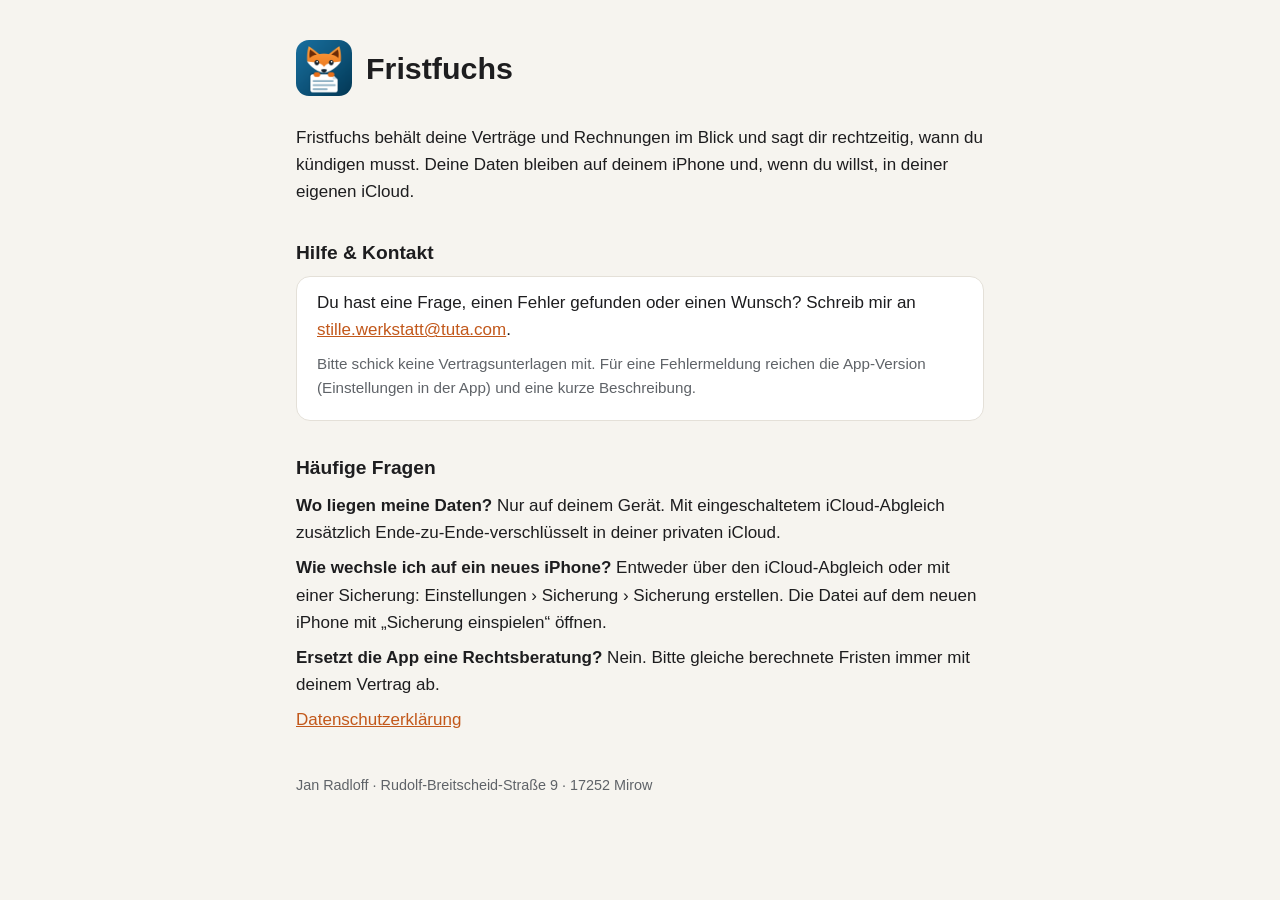
<file: index.html>
<!doctype html>
<html lang="de">
<head>
<meta charset="utf-8">
<meta name="viewport" content="width=device-width, initial-scale=1">
<title>Fristfuchs – Hilfe &amp; Kontakt</title>
<link rel="stylesheet" href="style.css">
</head>
<body>
<main>
<header><img src="icon.png" alt=""><h1>Fristfuchs</h1></header>
<p>Fristfuchs behält deine Verträge und Rechnungen im Blick und sagt dir rechtzeitig, wann du kündigen musst. Deine Daten bleiben auf deinem iPhone und, wenn du willst, in deiner eigenen iCloud.</p>

<h2>Hilfe &amp; Kontakt</h2>
<div class="card">
<p>Du hast eine Frage, einen Fehler gefunden oder einen Wunsch? Schreib mir an <a href="mailto:stille.werkstatt@tuta.com">stille.werkstatt@tuta.com</a>.</p>
<p class="muted">Bitte schick keine Vertragsunterlagen mit. Für eine Fehlermeldung reichen die App-Version (Einstellungen in der App) und eine kurze Beschreibung.</p>
</div>

<h2>Häufige Fragen</h2>
<p><strong>Wo liegen meine Daten?</strong> Nur auf deinem Gerät. Mit eingeschaltetem iCloud-Abgleich zusätzlich Ende-zu-Ende-verschlüsselt in deiner privaten iCloud.</p>
<p><strong>Wie wechsle ich auf ein neues iPhone?</strong> Entweder über den iCloud-Abgleich oder mit einer Sicherung: Einstellungen › Sicherung › Sicherung erstellen. Die Datei auf dem neuen iPhone mit „Sicherung einspielen“ öffnen.</p>
<p><strong>Ersetzt die App eine Rechtsberatung?</strong> Nein. Bitte gleiche berechnete Fristen immer mit deinem Vertrag ab.</p>

<p><a href="datenschutz/">Datenschutzerklärung</a></p>
<footer>Jan Radloff · Rudolf-Breitscheid-Straße 9 · 17252 Mirow</footer>
</main>
</body>
</html>
</file>
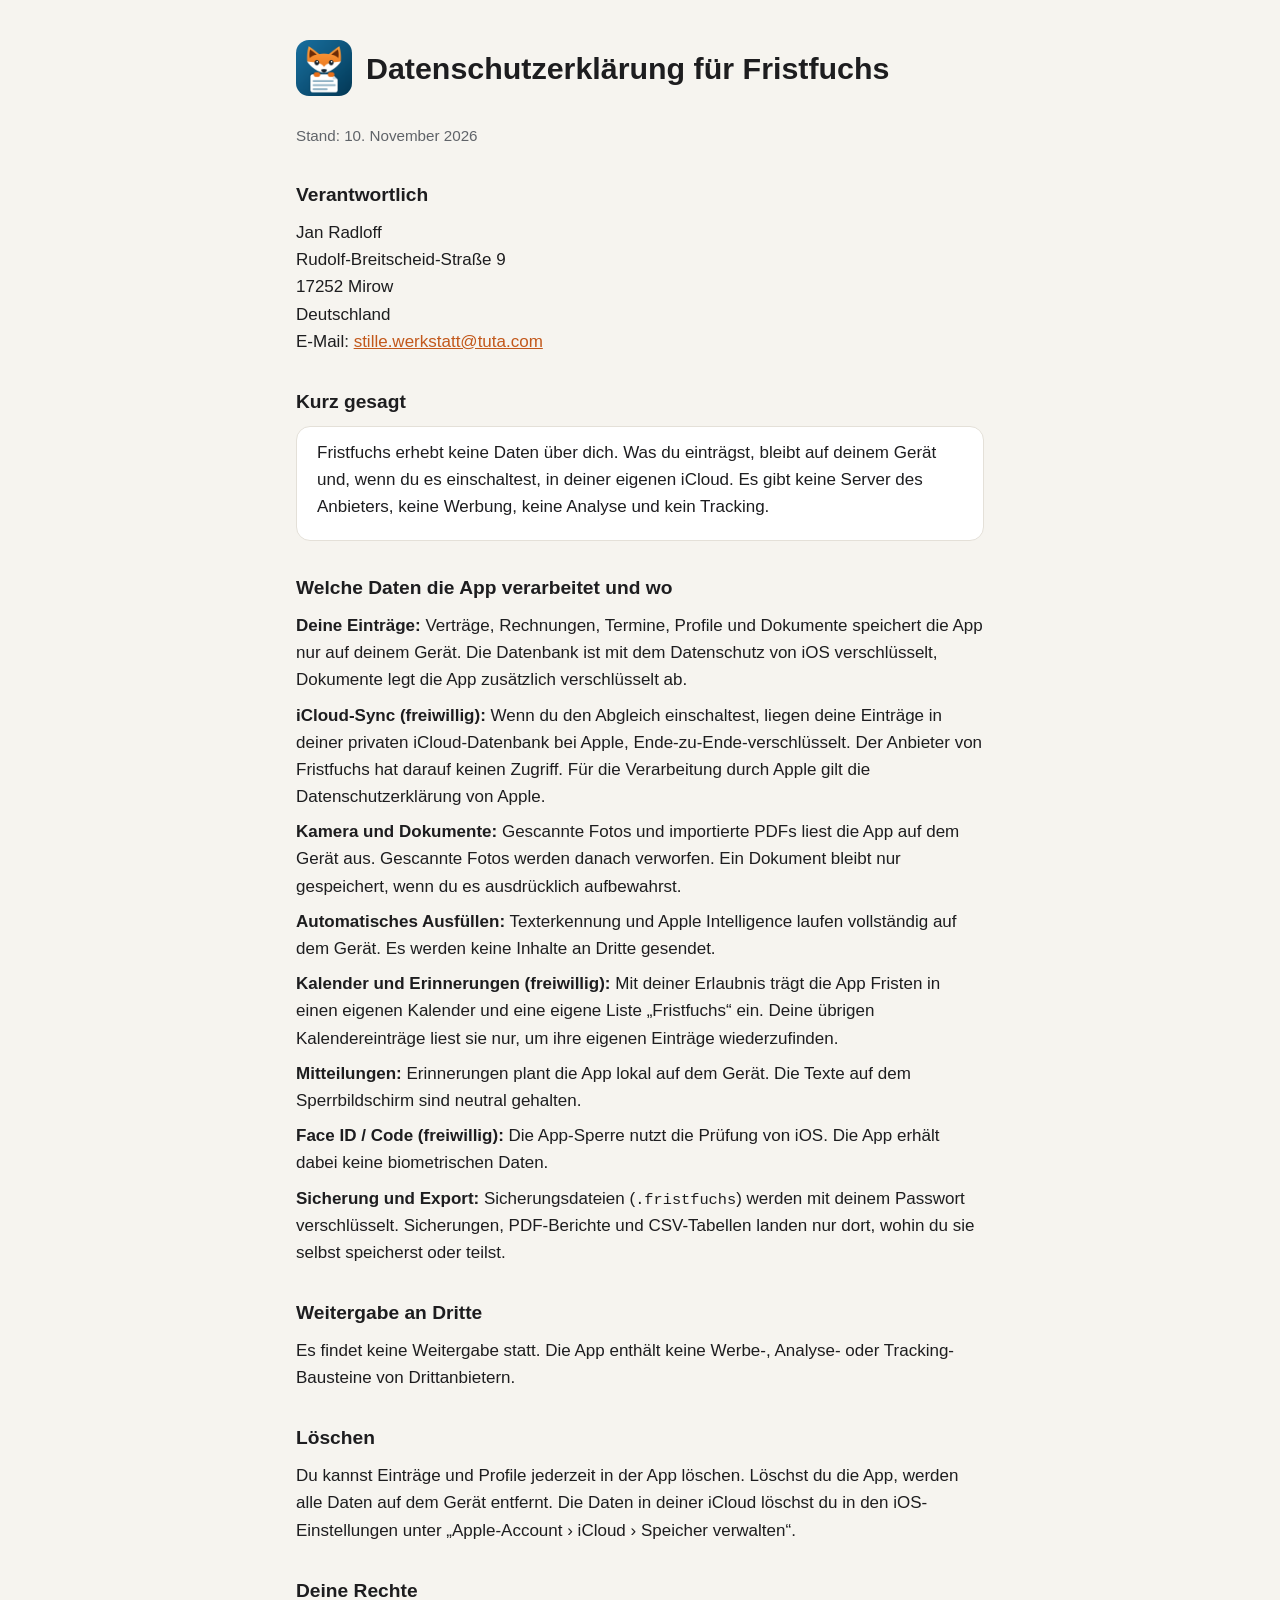
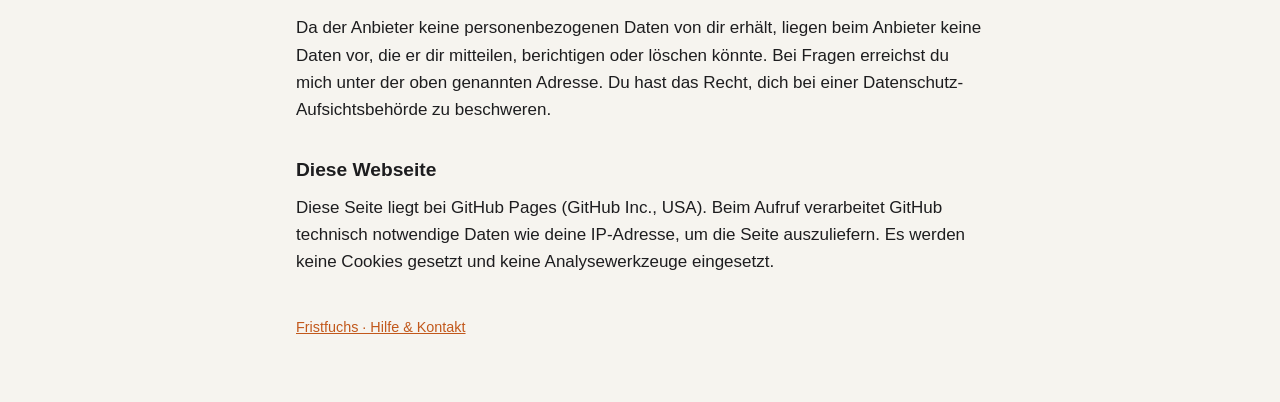
<file: datenschutz/index.html>
<!doctype html>
<html lang="de">
<head>
<meta charset="utf-8">
<meta name="viewport" content="width=device-width, initial-scale=1">
<title>Datenschutz – Fristfuchs</title>
<link rel="stylesheet" href="../style.css">
</head>
<body>
<main>
<header><img src="../icon.png" alt=""><h1>Datenschutzerklärung für Fristfuchs</h1></header>
<p class="muted">Stand: 10. November 2026</p>

<h2>Verantwortlich</h2>
<address>Jan Radloff<br>Rudolf-Breitscheid-Straße 9<br>17252 Mirow<br>Deutschland<br>E-Mail: <a href="mailto:stille.werkstatt@tuta.com">stille.werkstatt@tuta.com</a></address>

<h2>Kurz gesagt</h2>
<div class="card"><p>Fristfuchs erhebt keine Daten über dich. Was du einträgst, bleibt auf deinem Gerät und, wenn du es einschaltest, in deiner eigenen iCloud. Es gibt keine Server des Anbieters, keine Werbung, keine Analyse und kein Tracking.</p></div>

<h2>Welche Daten die App verarbeitet und wo</h2>
<p><strong>Deine Einträge:</strong> Verträge, Rechnungen, Termine, Profile und Dokumente speichert die App nur auf deinem Gerät. Die Datenbank ist mit dem Datenschutz von iOS verschlüsselt, Dokumente legt die App zusätzlich verschlüsselt ab.</p>
<p><strong>iCloud-Sync (freiwillig):</strong> Wenn du den Abgleich einschaltest, liegen deine Einträge in deiner privaten iCloud-Datenbank bei Apple, Ende-zu-Ende-verschlüsselt. Der Anbieter von Fristfuchs hat darauf keinen Zugriff. Für die Verarbeitung durch Apple gilt die Datenschutzerklärung von Apple.</p>
<p><strong>Kamera und Dokumente:</strong> Gescannte Fotos und importierte PDFs liest die App auf dem Gerät aus. Gescannte Fotos werden danach verworfen. Ein Dokument bleibt nur gespeichert, wenn du es ausdrücklich aufbewahrst.</p>
<p><strong>Automatisches Ausfüllen:</strong> Texterkennung und Apple Intelligence laufen vollständig auf dem Gerät. Es werden keine Inhalte an Dritte gesendet.</p>
<p><strong>Kalender und Erinnerungen (freiwillig):</strong> Mit deiner Erlaubnis trägt die App Fristen in einen eigenen Kalender und eine eigene Liste „Fristfuchs“ ein. Deine übrigen Kalendereinträge liest sie nur, um ihre eigenen Einträge wiederzufinden.</p>
<p><strong>Mitteilungen:</strong> Erinnerungen plant die App lokal auf dem Gerät. Die Texte auf dem Sperrbildschirm sind neutral gehalten.</p>
<p><strong>Face ID / Code (freiwillig):</strong> Die App-Sperre nutzt die Prüfung von iOS. Die App erhält dabei keine biometrischen Daten.</p>
<p><strong>Sicherung und Export:</strong> Sicherungsdateien (<code>.fristfuchs</code>) werden mit deinem Passwort verschlüsselt. Sicherungen, PDF-Berichte und CSV-Tabellen landen nur dort, wohin du sie selbst speicherst oder teilst.</p>

<h2>Weitergabe an Dritte</h2>
<p>Es findet keine Weitergabe statt. Die App enthält keine Werbe-, Analyse- oder Tracking-Bausteine von Drittanbietern.</p>

<h2>Löschen</h2>
<p>Du kannst Einträge und Profile jederzeit in der App löschen. Löschst du die App, werden alle Daten auf dem Gerät entfernt. Die Daten in deiner iCloud löschst du in den iOS-Einstellungen unter „Apple-Account › iCloud › Speicher verwalten“.</p>

<h2>Deine Rechte</h2>
<p>Da der Anbieter keine personenbezogenen Daten von dir erhält, liegen beim Anbieter keine Daten vor, die er dir mitteilen, berichtigen oder löschen könnte. Bei Fragen erreichst du mich unter der oben genannten Adresse. Du hast das Recht, dich bei einer Datenschutz-Aufsichtsbehörde zu beschweren.</p>

<h2>Diese Webseite</h2>
<p>Diese Seite liegt bei GitHub Pages (GitHub Inc., USA). Beim Aufruf verarbeitet GitHub technisch notwendige Daten wie deine IP-Adresse, um die Seite auszuliefern. Es werden keine Cookies gesetzt und keine Analysewerkzeuge eingesetzt.</p>

<footer><a href="../">Fristfuchs · Hilfe &amp; Kontakt</a></footer>
</main>
</body>
</html>
</file>
<file: style.css>
:root { --bg:#f6f4ef; --card:#ffffff; --text:#1d1d1f; --muted:#5f6368; --accent:#c2581b; --line:#e4e0d8; }
@media (prefers-color-scheme: dark) { :root { --bg:#141414; --card:#1e1e1e; --text:#f2f2f2; --muted:#a8a8a8; --accent:#f08a4b; --line:#2e2e2e; } }
* { box-sizing:border-box; }
body { margin:0; background:var(--bg); color:var(--text); font:17px/1.6 -apple-system, BlinkMacSystemFont, "Segoe UI", Roboto, sans-serif; }
main { max-width:720px; margin:0 auto; padding:40px 16px 64px; }
header { display:flex; align-items:center; gap:14px; margin-bottom:28px; }
header img { width:56px; height:56px; border-radius:13px; }
h1 { font-size:1.9rem; line-height:1.2; margin:0; }
h2 { font-size:1.2rem; margin:2rem 0 .5rem; }
p, address { margin:.5rem 0; }
address { font-style:normal; }
.card { background:var(--card); border:1px solid var(--line); border-radius:14px; padding:4px 20px 12px; }
.muted { color:var(--muted); font-size:.95rem; }
a { color:var(--accent); }
footer { margin-top:40px; color:var(--muted); font-size:.9rem; }
code { font-size:.9em; }
</file>
